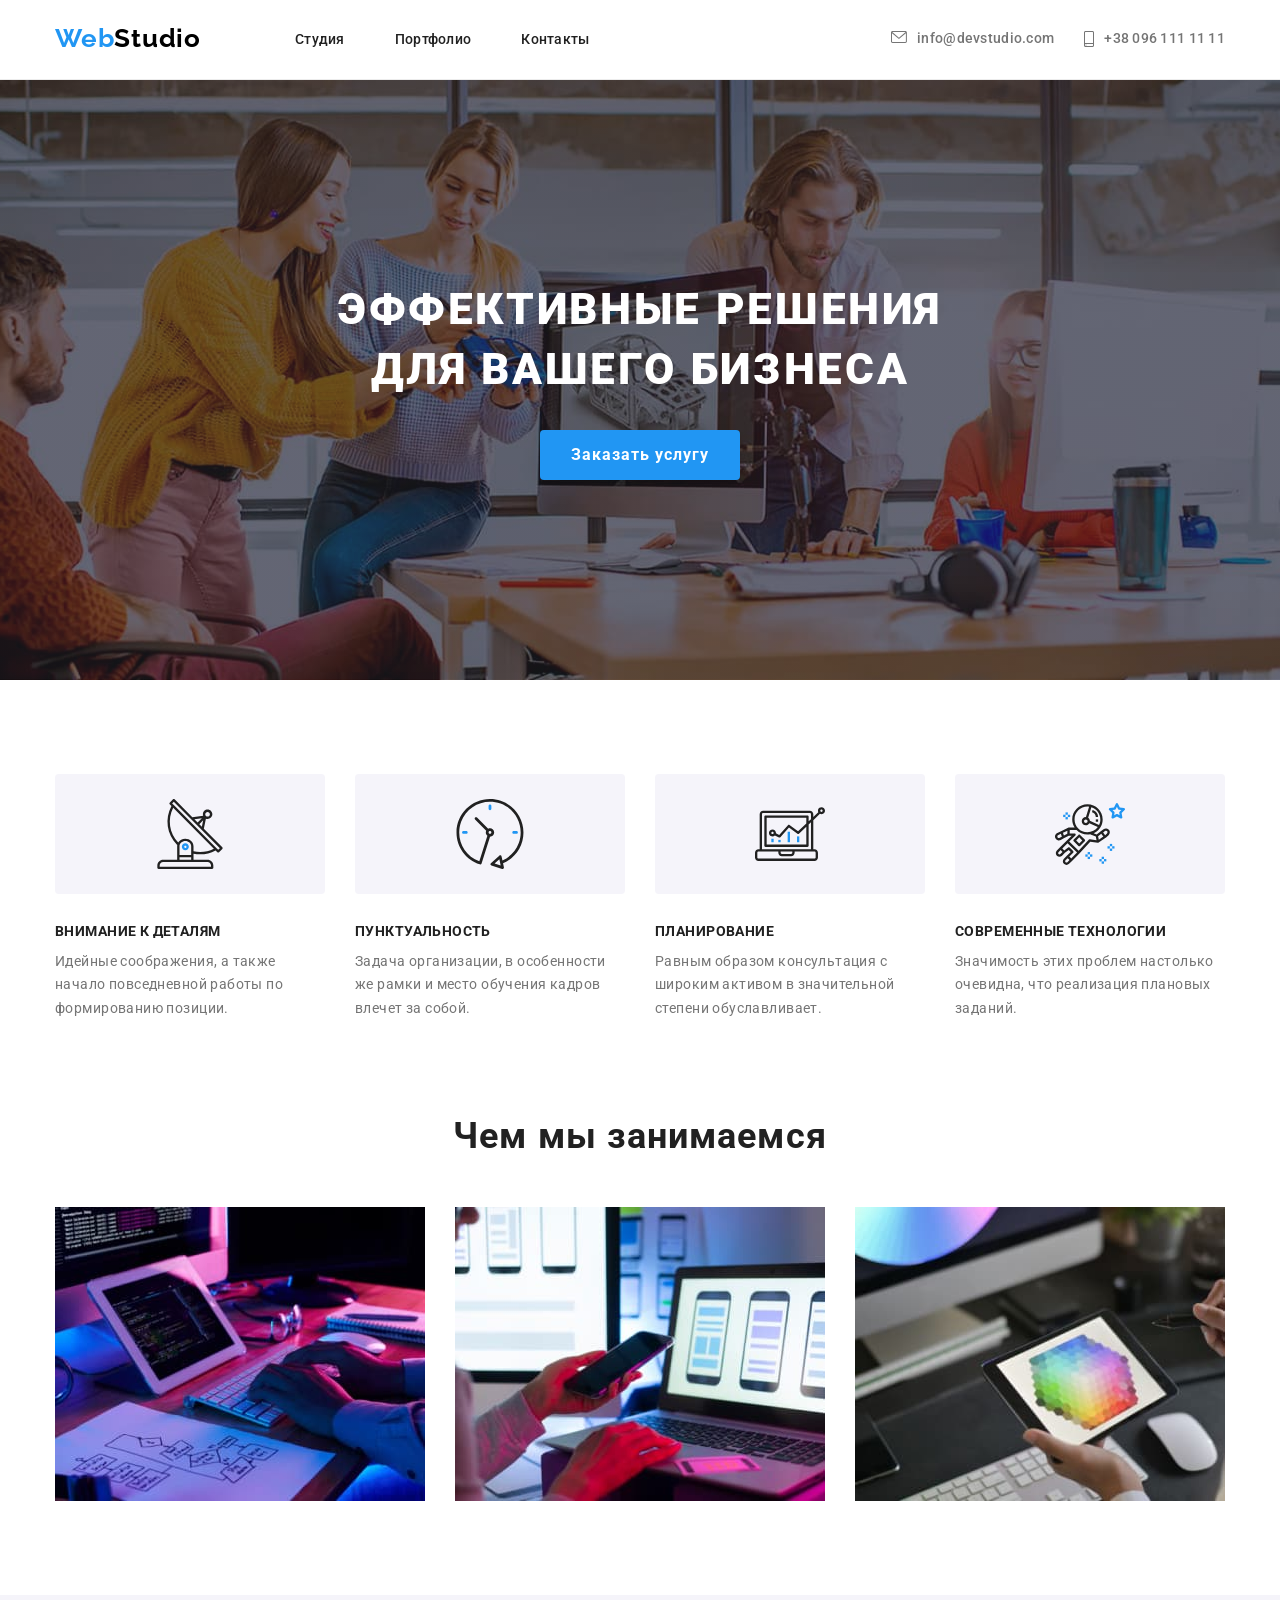
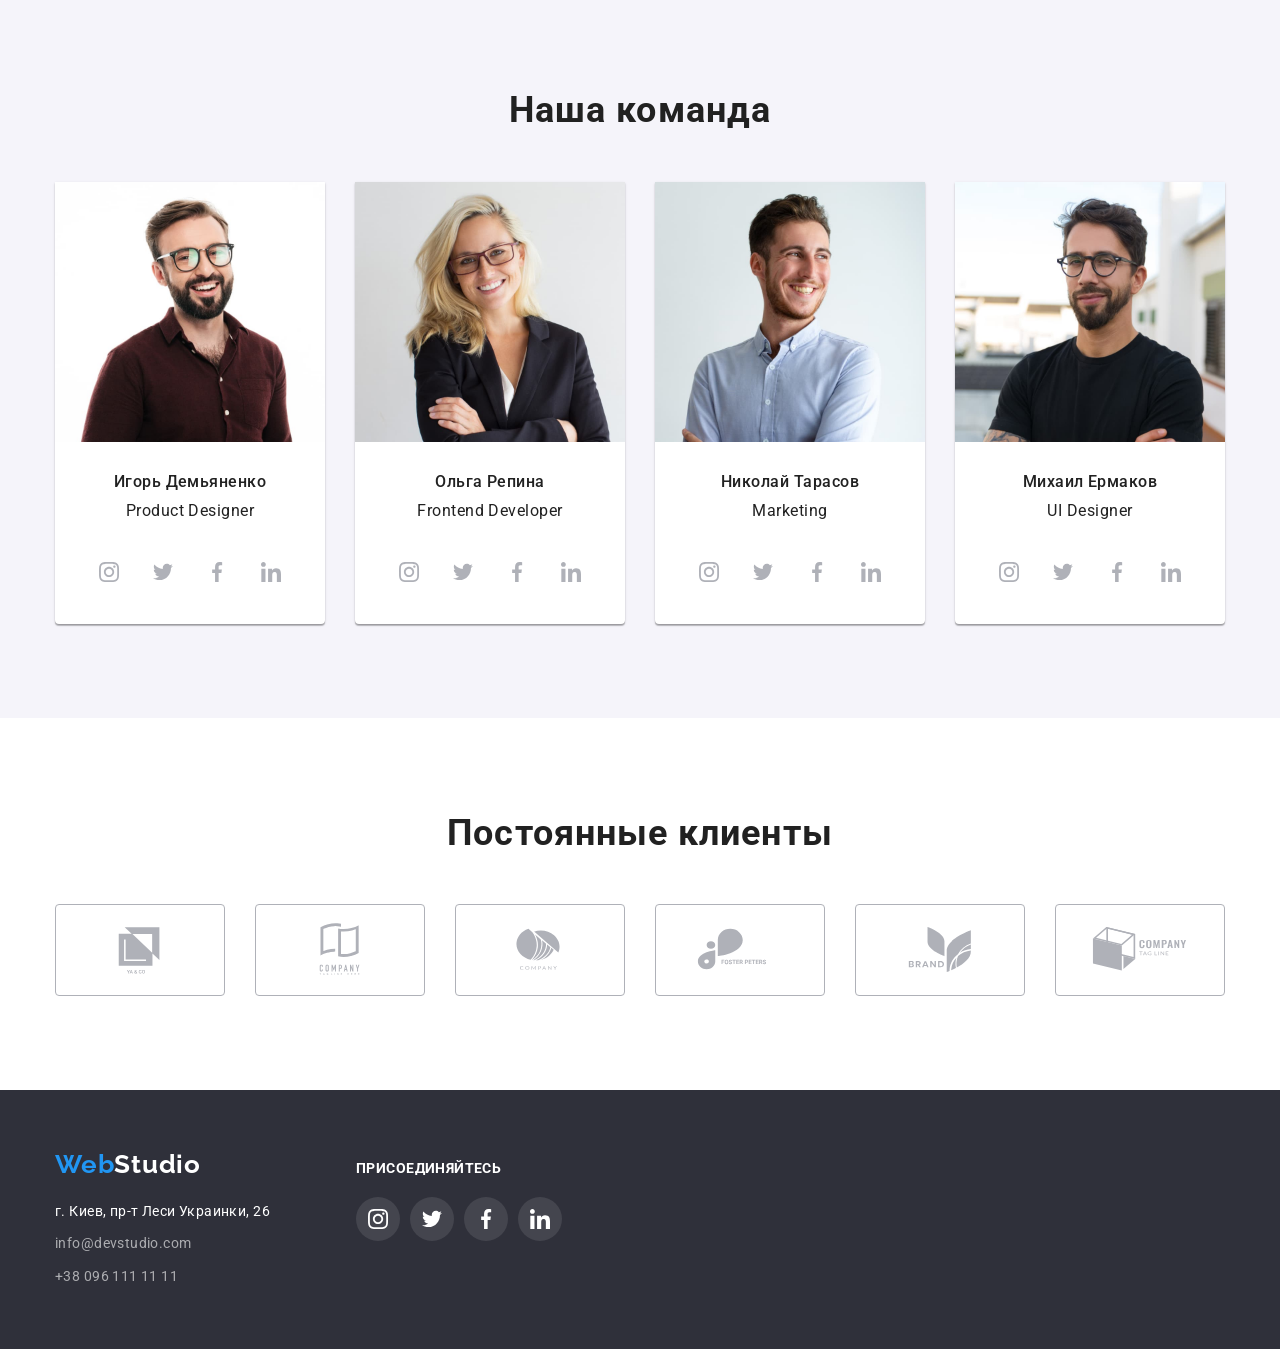
<file: index.html>
<!DOCTYPE html>
<html lang="ru">
<head>
    <meta charset="UTF-8">
    <meta http-equiv="X-UA-Compatible" content="IE=edge">
    <meta name="viewport" content="width=device-width, initial-scale=1.0">
    <link rel="preconnect" href="https://fonts.googleapis.com">
    <link rel="preconnect" href="https://fonts.gstatic.com" crossorigin>
    <link href="https://fonts.googleapis.com/css2?family=Raleway:wght@700&family=Roboto:wght@400;500;700;900&display=swap" rel="stylesheet">
    <link rel="stylesheet" href="https://cdnjs.cloudflare.com/ajax/libs/modern-normalize/1.1.0/modern-normalize.min.css" integrity="sha512-wpPYUAdjBVSE4KJnH1VR1HeZfpl1ub8YT/NKx4PuQ5NmX2tKuGu6U/JRp5y+Y8XG2tV+wKQpNHVUX03MfMFn9Q==" crossorigin="anonymous" referrerpolicy="no-referrer" />
    <link rel="stylesheet" href="./css/styles.css">
    <title>WebStudio</title>
</head>
<body>
    <header class="header">
        <div class="container">
            <a href="./index.html" class="logo"> <span class="accent">Web</span>Studio</a>
            <!-- Навигация -->
            <nav class="nav">
                <ul class="nav-list list">
                    <li class="nav-item"><a class="nav-link" href="./index.html">Студия</a></li>
                    <li class="nav-item"><a class="nav-link" href="./portfolio.html">Портфолио</a></li>
                    <li class="nav-item"><a class="nav-link" href="">Контакты</a></li>
                </ul>
            </nav>
            <!-- Контакты -->
            <ul class="contacts list">
                <li class="contacts-item link"><a class="contacts-email" href="mailto:info@devstudio.com">
                    <svg class="contacts-icon-email" widht="16" height="12">
                        <use href="./images/symbol-defs.svg#icon-email"></use>
                    </svg>
                    info@devstudio.com</a></li>
                <li class="contacts-item link"><a class="contacts-tel" href="tel:+380961111111">
                    <svg class="contacts-icon-tel" widht="10" height="16">
                        <use href="./images/symbol-defs.svg#icon-smartphone"></use>
                    </svg>
                    +38 096 111 11 11</a></li>
            </ul>
        </div>
    </header>

    <main class="main">
        <section class="hero">
            <div class="container">
                <h1 class="hero-title">Эффективные решения для вашего бизнеса</h1>
                <button class="hero-button" type="button">Заказать услугу</button>
            </div>
        </section>

        <section class="advantage">
            <div class="container ">            
                <!-- скрытый заголовок -->
                <h2 class="visually-hidden">Наши преимущества</h2>
                <ul class="advantage-list list">
                    <li class="advantage-item icon-antenna">
                        <h3 class="advantage-heading">Внимание к деталям</h3>
                        <p class="advantage-text">Идейные соображения, а также начало повседневной работы по формированию позиции.</p>
                    </li>
                    <li class="advantage-item icon-clock">
                        <h3 class="advantage-heading">Пунктуальность</h3>
                        <p class="advantage-text">Задача организации, в особенности же рамки и место обучения кадров влечет за собой.</p>
                    </li>
                    <li class="advantage-item icon-diagram">
                        <h3 class="advantage-heading">Планирование</h3>
                        <p class="advantage-text">Равным образом консультация с широким активом в значительной степени обуславливает.</p>
                    </li>
                    <li class="advantage-item icon-astronaut">
                        <h3 class="advantage-heading">Современные технологии</h3>
                        <p class="advantage-text">Значимость этих проблем настолько очевидна, что реализация плановых заданий.</p>
                    </li>
                </ul>
            </div>
        </section>
        
        <section class="foto">
            <div class="container">
                <h2 class="foto-title">Чем мы занимаемся</h2>
                <ul class="foto-list list">
                    <li class="foto-item"><img class="foto-image" src="./images/image1.jpg" alt="Работа за макбуком" width="370"></li>
                    <li class="foto-item"><img class="foto-image" src="./images/image2.jpg" alt="Работа за ноутом и смартфоном" width="370"></li>
                    <li class="foto-item"><img class="foto-image" src="./images/image3.jpg" alt="Планшет с палитрой цветов" width="370"></li>
                </ul>
            </div>
        </section>

        <section class="team">
            <div class="container">
                <h2 class="team-title">Наша команда</h2>
                <ul class="team-list list">
                    <li class="team-member">
                        <img class="team-image" src="./images/photo1.jpg" alt="Игорь Демьяненко" width="270">
                        <div class="team-info">
                            <p class="team-name">Игорь Демьяненко</p>
                            <p class="team-position" lang="en">Product Designer</p>
                        </div>
                        <ul class="team-soc-list list">
                            <li class="team-soc-item"><a class="team-soc-link" href="">
                                <svg class="team-soc-logo" widht="20" height="20">
                                    <use href="./images/symbol-defs.svg#icon-instagram"></use>
                                </svg>
                            </a></li>
                            <li class="team-soc-item"><a class="team-soc-link" href="">
                                <svg class="team-soc-logo" widht="20" height="20">
                                    <use href="./images/symbol-defs.svg#icon-twitter"></use>
                                </svg>
                            </a></li>
                            <li class="team-soc-item"><a class="team-soc-link" href="">
                                <svg class="team-soc-logo" widht="20" height="20">
                                    <use href="./images/symbol-defs.svg#icon-facebook"></use>
                                </svg>
                            </a></li>
                            <li class="team-soc-item"><a class="team-soc-link" href="">
                                <svg class="team-soc-logo" widht="20" height="20">
                                    <use href="./images/symbol-defs.svg#icon-linkedin"></use>
                                </svg>
                            </a></li>
                        </ul>
                    </li>
                    <li class="team-member">
                        <img class="team-image" src="./images/photo2.jpg" alt="Ольга Репина" width="270">
                        <div class="team-info">
                            <p class="team-name">Ольга Репина</p>
                            <p class="team-position" lang="en">Frontend Developer</p>
                        </div>
                        <ul class="team-soc-list list">
                            <li class="team-soc-item"><a class="team-soc-link" href="">
                                <svg class="team-soc-logo" widht="20" height="20">
                                    <use href="./images/symbol-defs.svg#icon-instagram"></use>
                                </svg>
                            </a></li>
                            <li class="team-soc-item"><a class="team-soc-link" href="">
                                <svg class="team-soc-logo" widht="20" height="20">
                                    <use href="./images/symbol-defs.svg#icon-twitter"></use>
                                </svg>
                            </a></li>
                            <li class="team-soc-item"><a class="team-soc-link" href="">
                                <svg class="team-soc-logo" widht="20" height="20">
                                    <use href="./images/symbol-defs.svg#icon-facebook"></use>
                                </svg>
                            </a></li>
                            <li class="team-soc-item"><a class="team-soc-link" href="">
                                <svg class="team-soc-logo" widht="20" height="20">
                                    <use href="./images/symbol-defs.svg#icon-linkedin"></use>
                                </svg>
                            </a></li>
                        </ul>
                    </li>
                    <li class="team-member">
                        <img class="team-image" src="./images/photo3.jpg" alt="Николай Тарасов" width="270">
                        <div class="team-info">
                            <p class="team-name">Николай Тарасов</p>
                            <p class="team-position" lang="en">Marketing</p>
                        </div>
                        <ul class="team-soc-list list">
                            <li class="team-soc-item"><a class="team-soc-link" href="">
                                <svg class="team-soc-logo" widht="20" height="20">
                                    <use href="./images/symbol-defs.svg#icon-instagram"></use>
                                </svg>
                            </a></li>
                            <li class="team-soc-item"><a class="team-soc-link" href="">
                                <svg class="team-soc-logo" widht="20" height="20">
                                    <use href="./images/symbol-defs.svg#icon-twitter"></use>
                                </svg>
                            </a></li>
                            <li class="team-soc-item"><a class="team-soc-link" href="">
                                <svg class="team-soc-logo" widht="20" height="20">
                                    <use href="./images/symbol-defs.svg#icon-facebook"></use>
                                </svg>
                            </a></li>
                            <li class="team-soc-item"><a class="team-soc-link" href="">
                                <svg class="team-soc-logo" widht="20" height="20">
                                    <use href="./images/symbol-defs.svg#icon-linkedin"></use>
                                </svg>
                            </a></li>
                        </ul>
                    </li>
                    <li class="team-member">
                        <img class="team-image" src="./images/photo4.jpg" alt="Михаил Ермаков" width="270">
                        <div class="team-info">
                            <p class="team-name">Михаил Ермаков</p>
                            <p class="team-position" lang="en">UI Designer</p>
                        </div>
                        <ul class="team-soc-list list">
                            <li class="team-soc-item"><a class="team-soc-link" href="">
                                <svg class="team-soc-logo" widht="20" height="20">
                                    <use href="./images/symbol-defs.svg#icon-instagram"></use>
                                </svg>
                            </a></li>
                            <li class="team-soc-item"><a class="team-soc-link" href="">
                                <svg class="team-soc-logo" widht="20" height="20">
                                    <use href="./images/symbol-defs.svg#icon-twitter"></use>
                                </svg>
                            </a></li>
                            <li class="team-soc-item"><a class="team-soc-link" href="">
                                <svg class="team-soc-logo" widht="20" height="20">
                                    <use href="./images/symbol-defs.svg#icon-facebook"></use>
                                </svg>
                            </a></li>
                            <li class="team-soc-item"><a class="team-soc-link" href="">
                                <svg class="team-soc-logo" widht="20" height="20">
                                    <use href="./images/symbol-defs.svg#icon-linkedin"></use>
                                </svg>
                            </a></li>
                        </ul>
                    </li>
                </ul>
            </div>
        </section>

        <section class="clients">
            <div class="container">
                <h2 class="clients-title">Постоянные клиенты</h2>
                <ul class="clients-list list">
                    <li class="clients-item"><a class="clients-link" href=""> 
                        <svg class="clients-logo" width="106" height="60"> 
                            <use href="./images/symbol-defs.svg#icon-client1_logo">
                            </use>
                        </svg>
                    </a></li>
                    <li class="clients-item"><a class="clients-link" href=""> 
                        <svg class="clients-logo" width="106" height="60"> 
                            <use href="./images/symbol-defs.svg#icon-client2_logo">
                            </use>
                        </svg>
                    </a></li>
                    <li class="clients-item"><a class="clients-link" href=""> 
                        <svg class="clients-logo" width="106" height="60"> 
                            <use href="./images/symbol-defs.svg#icon-client3_logo">
                            </use>
                        </svg>
                    </a></li>
                    <li class="clients-item"><a class="clients-link" href=""> 
                        <svg class="clients-logo" width="106" height="60"> 
                            <use href="./images/symbol-defs.svg#icon-client4_logo">
                            </use>
                        </svg>
                    </a></li>
                    <li class="clients-item"><a class="clients-link" href=""> 
                        <svg class="clients-logo" width="106" height="60"> 
                            <use href="./images/symbol-defs.svg#icon-client5_logo">
                            </use>
                        </svg>
                    </a></li>
                    <li class="clients-item"><a class="clients-link" href=""> 
                        <svg class="clients-logo" width="106" height="60"> 
                            <use href="./images/symbol-defs.svg#icon-client6_logo">
                            </use>
                        </svg>
                    </a></li>
                </ul>
            </div>
        </section>
    </main>

    <footer class="footer">
        <div class="container ">
            <div class="footer-info">
                <a class="footer-logo" href="./index.html" ><span class="accent">Web</span>Studio</a>
                <address class="address">г. Киев, пр-т Леси Украинки, 26</address>
                <ul class="footer-contacts list">
                    <li class="footer-contacts-item"><a class="footer-contacts-link" href="mailto:info@devstudio.com">info@devstudio.com</a></li>
                    <li class="footer-contacts-item"><a class="footer-contacts-link" href="tel:+380961111111">+38 096 111 11 11</a></li>
                </ul>
            </div>
            <div class="footer-soc">        
                <p class="footer-text">присоединяйтесь</p>
                <ul class="footer-soc-list list">
                    <li class="footer-soc-item"><a class="footer-soc-link" href="">
                        <svg class="footer-soc-logo" widht="20" height="20">
                            <use href="./images/symbol-defs.svg#icon-instagram"></use>
                        </svg>
                    </a></li>
                    <li class="footer-soc-item"><a class="footer-soc-link" href="">
                        <svg class="footer-soc-logo" widht="20" height="20">
                            <use href="./images/symbol-defs.svg#icon-twitter"></use>
                        </svg>
                    </a></li>
                    <li class="footer-soc-item"><a class="footer-soc-link" href="">
                        <svg class="footer-soc-logo" widht="20" height="20">
                            <use href="./images/symbol-defs.svg#icon-facebook"></use>
                        </svg>
                    </a></li>
                    <li class="footer-soc-item"><a class="footer-soc-link" href="">
                        <svg class="footer-soc-logo" widht="20" height="20">
                            <use href="./images/symbol-defs.svg#icon-linkedin"></use>
                        </svg>
                    </a></li>
                </ul>
            </div>
        </div>
    </footer>
</body>
</html>
</file>
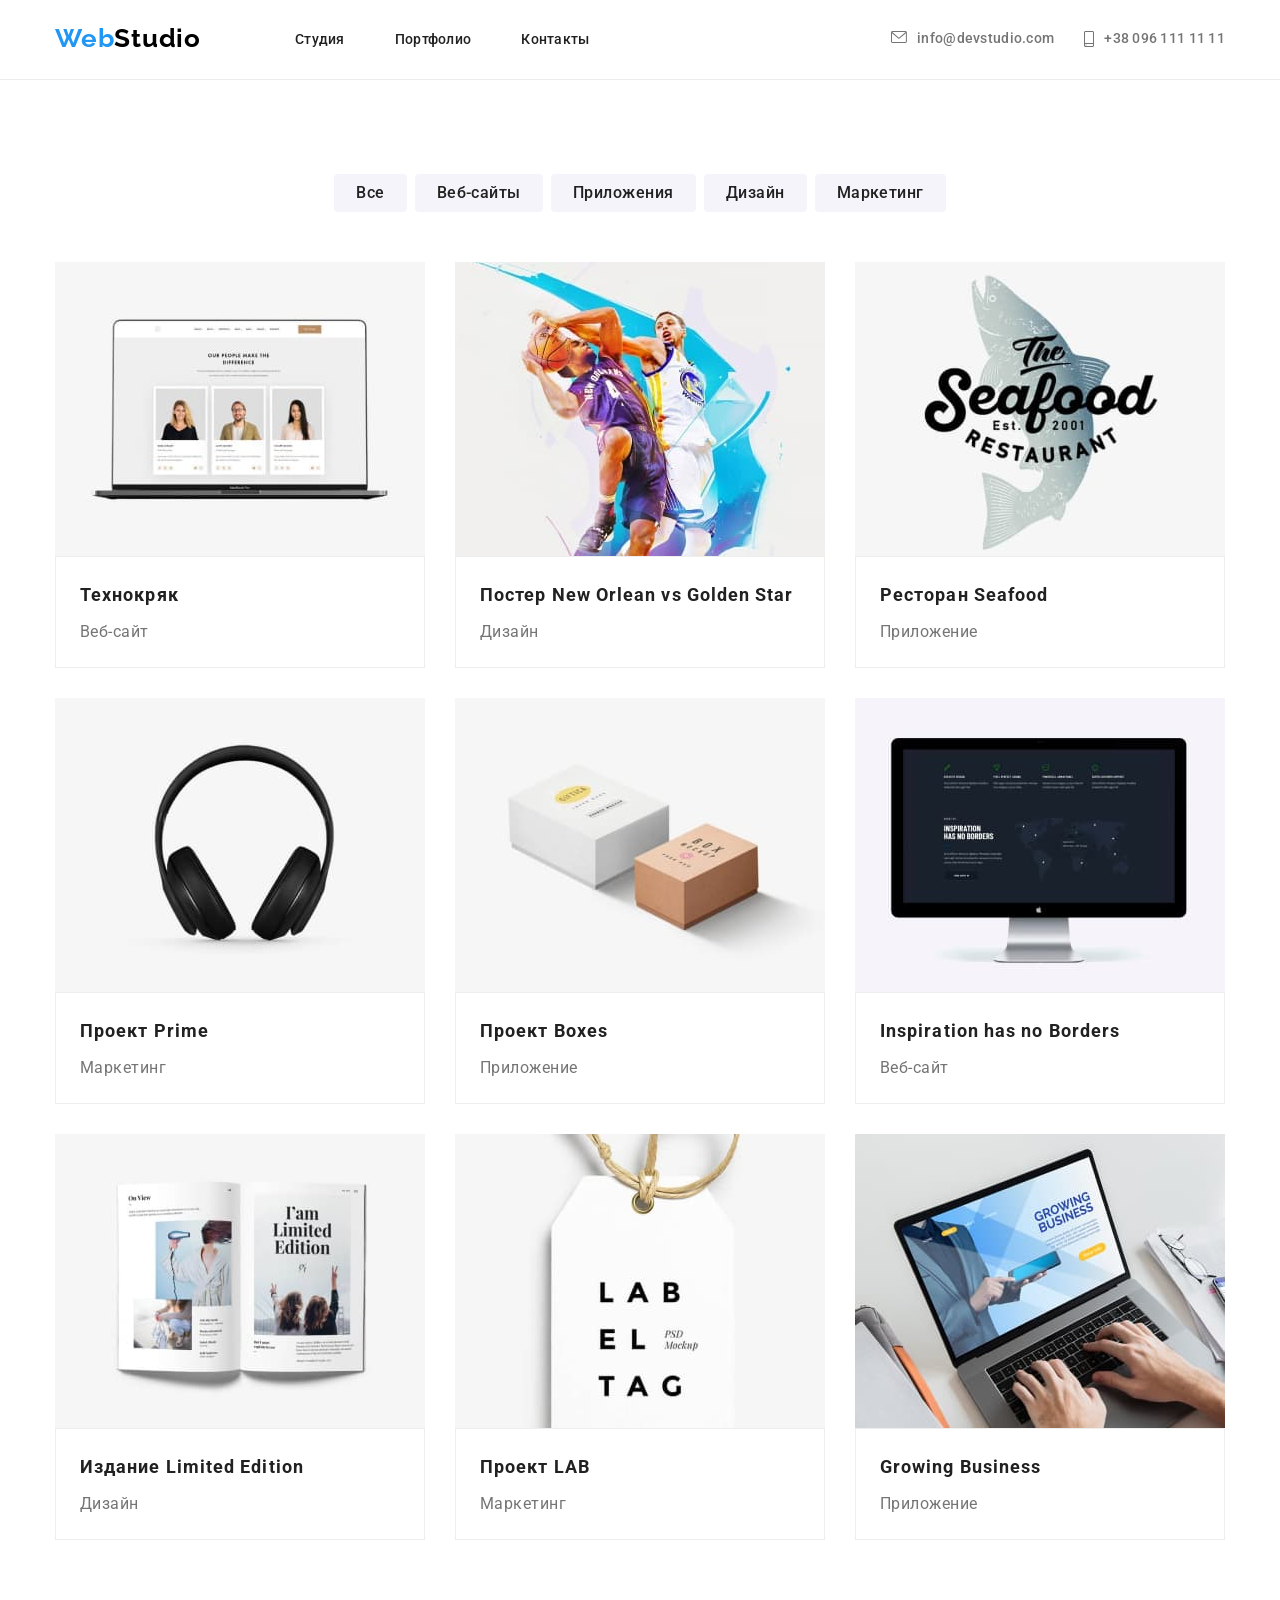
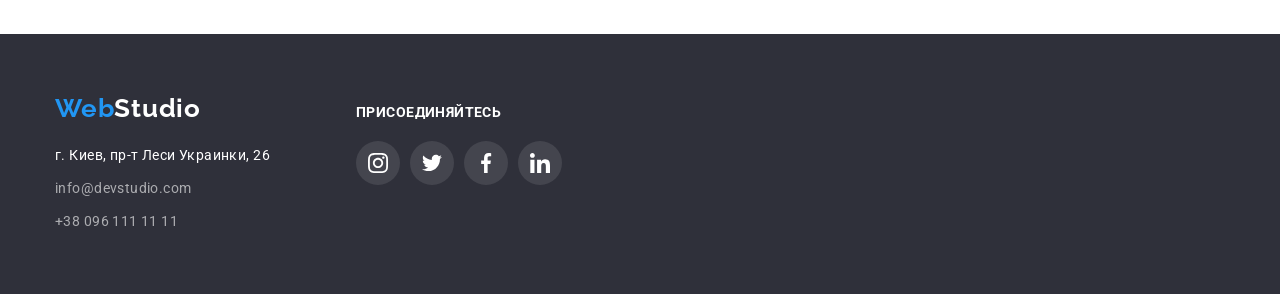
<file: portfolio.html>
<!DOCTYPE html>
<html lang="ru">
<head>
    <meta charset="UTF-8">
    <meta http-equiv="X-UA-Compatible" content="IE=edge">
    <meta name="viewport" content="width=device-width, initial-scale=1.0">
    <link rel="preconnect" href="https://fonts.googleapis.com">
    <link rel="preconnect" href="https://fonts.gstatic.com" crossorigin>
    <link href="https://fonts.googleapis.com/css2?family=Raleway:wght@700&family=Roboto:wght@400;500;700;900&display=swap" rel="stylesheet">
    <link rel="stylesheet" href="https://cdnjs.cloudflare.com/ajax/libs/modern-normalize/1.1.0/modern-normalize.min.css" integrity="sha512-wpPYUAdjBVSE4KJnH1VR1HeZfpl1ub8YT/NKx4PuQ5NmX2tKuGu6U/JRp5y+Y8XG2tV+wKQpNHVUX03MfMFn9Q==" crossorigin="anonymous" referrerpolicy="no-referrer" />
    <link rel="stylesheet" href="./css/styles.css">
    <title>Portfolio</title>
</head>
<body>
    <header class="header">
        <div class="container">
            <a href="./index.html" class="logo"> <span class="accent">Web</span>Studio</a>
            <!-- Навигация -->
            <nav class="nav">
                <ul class="nav-list list">
                    <li class="nav-item"><a class="nav-link" href="./index.html">Студия</a></li>
                    <li class="nav-item"><a class="nav-link" href="./portfolio.html">Портфолио</a></li>
                    <li class="nav-item"><a class="nav-link" href="">Контакты</a></li>
                </ul>
            </nav>
            <!-- Контакты -->
            <ul class="contacts list">
                <li class="contacts-item link"><a class="contacts-email" href="mailto:info@devstudio.com">
                    <svg class="contacts-icon-email" widht="16" height="12">
                        <use href="./images/symbol-defs.svg#icon-email"></use>
                    </svg>
                    info@devstudio.com</a></li>
                <li class="contacts-item link"><a class="contacts-tel" href="tel:+380961111111">
                    <svg class="contacts-icon-tel" widht="10" height="16">
                        <use href="./images/symbol-defs.svg#icon-smartphone"></use>
                    </svg>
                    +38 096 111 11 11</a></li>
            </ul>
        </div>
    </header>


    <main>
        <section class="portfolio">
            <div class="container">
                            <!-- Скрытый заголовок -->
            <h1 class="visually-hidden">Наше портфолио</h1>
            <ul class="button list">
                <li class="button-item"><button class="btn" type="button">Все</button></li>
                <li class="button-item"><button class="btn" type="button">Веб-сайты</button></li>
                <li class="button-item"><button class="btn" type="button">Приложения</button></li>
                <li class="button-item"><button class="btn" type="button">Дизайн</button></li>
                <li class="button-item"><button class="btn" type="button">Маркетинг</button></li>
            </ul>
            <ul class="portfolio-list list">
                <li class="portfolio-item">
                    <img class="portfolio-image" src="./images/portfolio1.jpg" alt="Веб-сайт" width="370">
                    <div class="portfolio-text">                    
                        <p class="portfolio-top-text">Технокряк</p>
                        <p class="portfolio-bottom-text">Веб-сайт</p>
                    </div>
                </li>
                <li class="portfolio-item">
                    <img class="portfolio-image" src="./images/portfolio2.jpg" alt="Постер" width="370">
                    <div class="portfolio-text">
                        <p class="portfolio-top-text">Постер <span lang="en">New Orlean vs Golden Sta</span>r</p>
                        <p class="portfolio-bottom-text">Дизайн</p>
                    </div>
                </li>
                <li class="portfolio-item">
                    <img class="portfolio-image" src="./images/portfolio3.jpg" alt="Лого ресторана" width="370">
                    <div class="portfolio-text">
                        <p class="portfolio-top-text">Ресторан <span lang="en">Seafood</span></p>
                        <p class="portfolio-bottom-text">Приложение</p>
                    </div>
                </li>
                <li class="portfolio-item">
                    <img class="portfolio-image" src="./images/portfolio4.jpg" alt="Наушники" width="370">
                    <div class="portfolio-text">
                        <p class="portfolio-top-text">Проект <span lang="en">Prime</span></p>
                        <p class="portfolio-bottom-text">Маркетинг</p>
                    </div>
                </li>
                <li class="portfolio-item">
                    <img class="portfolio-image" src="./images/portfolio5.jpg" alt="Коробки" width="370">
                    <div class="portfolio-text">
                        <p class="portfolio-top-text">Проект <span lang="en">Boxes</span></p>
                        <p class="portfolio-bottom-text">Приложение</p>
                    </div>
                </li>
                <li class="portfolio-item">
                    <img class="portfolio-image" src="./images/portfolio6.jpg" alt="Монитор" width="370">
                    <div class="portfolio-text">
                        <p class="portfolio-top-text" lang="en">Inspiration has no Borders</p>
                        <p class="portfolio-bottom-text">Веб-сайт</p>
                    </div>
                </li>
                <li class="portfolio-item">
                    <img class="portfolio-image" src="./images/portfolio7.jpg" alt="Разворот издания" width="370">
                    <div class="portfolio-text">
                        <p class="portfolio-top-text">Издание <span lang="en">Limited Edition</span></p>
                        <p class="portfolio-bottom-text">Дизайн</p>
                    </div>
                </li>
                <li class="portfolio-item">
                    <img class="portfolio-image" src="./images/portfolio8.jpg" alt="Проект ЛАБ" width="370">
                    <div class="portfolio-text">
                        <p class="portfolio-top-text">Проект <span lang="en">LAB</span></p>
                        <p class="portfolio-bottom-text">Маркетинг</p>
                    </div>
                </li>
                <li class="portfolio-item">
                    <img class="portfolio-image" src="./images/portfolio9.jpg" alt="Ноутбук" width="370">
                    <div class="portfolio-text">
                        <p class="portfolio-top-text" span lang="en">Growing Business</p>
                        <p class="portfolio-bottom-text">Приложение</p>
                    </div>
                </li>
            </ul>
            </div>
        </section>
    </main>

    <footer class="footer">
        <div class="container ">
            <div class="footer-info">
                <a class="footer-logo" href="./index.html" ><span class="accent">Web</span>Studio</a>
                <address class="address">г. Киев, пр-т Леси Украинки, 26</address>
                <ul class="footer-contacts list">
                    <li class="footer-contacts-item"><a class="footer-contacts-link" href="mailto:info@devstudio.com">info@devstudio.com</a></li>
                    <li class="footer-contacts-item"><a class="footer-contacts-link" href="tel:+380961111111">+38 096 111 11 11</a></li>
                </ul>
            </div>
            <div class="footer-soc">        
                <p class="footer-text">присоединяйтесь</p>
                <ul class="footer-soc-list list">
                    <li class="footer-soc-item"><a class="footer-soc-link" href="">
                        <svg class="footer-soc-logo" widht="20" height="20">
                            <use href="./images/symbol-defs.svg#icon-instagram"></use>
                        </svg>
                    </a></li>
                    <li class="footer-soc-item"><a class="footer-soc-link" href="">
                        <svg class="footer-soc-logo" widht="20" height="20">
                            <use href="./images/symbol-defs.svg#icon-twitter"></use>
                        </svg>
                    </a></li>
                    <li class="footer-soc-item"><a class="footer-soc-link" href="">
                        <svg class="footer-soc-logo" widht="20" height="20">
                            <use href="./images/symbol-defs.svg#icon-facebook"></use>
                        </svg>
                    </a></li>
                    <li class="footer-soc-item"><a class="footer-soc-link" href="">
                        <svg class="footer-soc-logo" widht="20" height="20">
                            <use href="./images/symbol-defs.svg#icon-linkedin"></use>
                        </svg>
                    </a></li>
                </ul>
            </div>
        </div>
    </footer>
</body>
</html>
</file>
<file: css/styles.css>
:root {
    --basic-bgc: #FFFFFF;
    --dark-bgc: #2F303A;
    --second-bgc: #F5F4FA;
    --text-color: #212121;
    --second-text-color: #757575;
    --color-button: #2196F3;
    --color-accent:#2196F3;
}

body {
    font-family: 'Roboto', Tahoma, sans-serif;
    color: var(--text-color);
    background-color: var(--basic-bgc);
}

p, h1, h2, h3, h4, h5,h6 {
    margin: 0;
}

ul, ol {
    padding-left: 0;
    margin: 0;
}

button {
    cursor: pointer;
    border: none; 
    outline: none;
}

img {
    display: block;
}

.visually-hidden {
    position: absolute;
    white-space: nowrap;
    width: 1px;
    height: 1px;
    overflow: hidden;
    border: 0;
    padding: 0;
    clip: rect(0 0 0 0);
    clip-path: inset(50%);
    margin: -1px;
}

.container {
    width: 1200px;
    padding-left: 15px;
    padding-right: 15px;
    margin: 0 auto;
}

/* ------------------------HEADER--------------------------------- */

.header {
    padding-top: 24px;
    padding-bottom: 25px;
    border-bottom: solid 1px #ECECEC ;
}
.header .container {
    display: flex;
    align-items: center;
}

.logo {
    text-decoration: none;
    color: #000000;
    font-family: 'Raleway', Tahoma, sans-serif;
    font-weight: 700;
    font-size: 26px;
    line-height: 1.15;
    letter-spacing: 0.03em;
    margin-right: 94px;
}

.accent {
    color: var(--color-accent);
}

.list  {
    list-style: none;
}

.nav-link:hover, .nav-link:focus, 
.contacts-link:hover, .contacts-link:focus,
.footer-contacts-link:hover, .footer-contacts-link:focus {
    color: var(--color-accent);
}

.nav-link {
    text-decoration: none;
}

.nav-link {
    color: var(--text-color); 
    font-weight: 500;
    font-size: 14px;
    line-height: 1.14;
    letter-spacing: 0.02em;
}

.nav-list {
    display: flex;
}

.nav-item:not(:last-child) {
    margin-right: 50px;
}



.contacts {
    display: flex;
    align-items: center;
    margin-right: 0;
    margin-left: auto;
}

.contacts-item:first-child{
    margin-right: 30px;
}

.contacts-email, .contacts-tel {
    text-decoration: none;
    color: var(--second-text-color);
    font-weight: 500;
    font-size: 14px;
    line-height: 1.14;
    letter-spacing: 0.02em;
    display: flex;
    fill: var(--second-text-color);
}

.contacts-icon-email {
    width: 16px;
    height: 12px;
    margin-right: 10px;
}

.contacts-icon-tel {
    width: 10px;
    height: 16px;
    margin-right: 10px;
}

.contacts-email:hover, .contacts-email:focus {
    color: var(--color-accent);
}

.contacts-email:hover .contacts-icon-email, 
.contacts-email:focus .contacts-icon-email{
    fill: var(--color-accent)
}

.contacts-tel:hover, .contacts-tel:focus  {
    color: var(--color-accent);
}

.contacts-tel:hover .contacts-icon-tel,
.contacts-tel:focus .contacts-icon-tel{
    fill: var(--color-accent)
}


/* ------------------------HERO------------------------------- */

.hero {
    background-color: var(--dark-bgc);
    padding-top: 200px;
    padding-bottom: 200px;
    background-image: 
    linear-gradient(rgba(47, 48, 58, 0.4), rgba(47, 48, 58, 0.4)), 
    url(../images/hero_bgimg.jpg);
    display: flex;
    background-repeat: no-repeat;
    background-size: cover;
    max-width: 1600px;
    background-position: center;
    margin: auto;
}


.hero-title {
    color: #FFFFFF;
    font-weight: 900;
    font-size: 44px;
    line-height: 1.36;
    text-align: center;
    width: 696px;
    letter-spacing: 0.06em;
    text-transform: uppercase;
    margin-bottom: 30px;
    margin-left: auto;
    margin-right: auto;
}

.hero-button { 
    color: #FFFFFF;
    background-color: var(--color-button);
    font-family: inherit;
    font-style: normal;
    font-weight: 700;
    font-size: 16px;
    line-height: 1.88;
    display: flex;
    align-items: center;
    text-align: center;
    justify-content: center;
    letter-spacing: 0.06em;
    cursor: pointer;
    margin: 0 auto;
    box-shadow: 0px 4px 4px rgba(0, 0, 0, 0.15);
    border-radius: 4px;
    min-width: 200px;
    height: 50px;
} 

/* ------------------------ADVANTAGE------------------------------- */

.advantage {
    padding-top: 94px;
}

.advantage-list {display: flex;}

.advantage-item:not(:last-child) {
    margin-right: 30px;
}

.advantage-item{
    width: 270px;
}

.advantage-item::before {
    display: block;
    content: "";
    height: 120px;
    background-color: var(--second-bgc);
    background-repeat: no-repeat;
    background-position: center;
    border-radius: 4px;
}

.icon-antenna::before{
    background-image: url('../images/icon1_antenna.svg');
}

.icon-clock::before{
    background-image: url('../images/icon2_clock.svg');
}

.icon-diagram::before{
    background-image: url('../images/icon3_diagram.svg');
}

.icon-astronaut::before{
    background-image: url('../images/icon4_astronaut.svg');
}

.advantage-heading {
    text-transform: uppercase;
    font-size: 14px;
    line-height: 1.14;
    letter-spacing: 0.03em;
    text-transform: uppercase;
    margin-bottom: 10px;
    margin-top: 30px;
}

.advantage-text {
    color: var(--second-text-color);
    font-size: 14px;
    line-height: 1.71;
    letter-spacing: 0.03em;
}

/* ------------------------FOTO------------------------------- */

.foto {
    padding-top: 94px;
    padding-bottom: 94px;
}

.foto-title {
    font-size: 36px;
    line-height: 1.17;
    text-align: center;
    letter-spacing: 0.03em;
    margin-bottom: 50px;
}

.foto-list {
    display: flex;
    justify-content: space-between;
}


/* ------------------------TEAM------------------------------- */

.team {
    background-color: var(--second-bgc);
    padding-top: 94px;
    padding-bottom: 94px;
}

.team-list {
    display: flex;
    margin-left: -30px;
    /* justify-content: space-between; */
}

.team-member {
    background-color: var(--basic-bgc);
    flex-basis: calc(100% / 4 - 30px);
    margin-left: 30px;
    box-shadow: 0px 1px 3px rgba(0, 0, 0, 0.12), 
    0px 1px 1px rgba(0, 0, 0, 0.14), 
    0px 2px 1px rgba(0, 0, 0, 0.2);
    border-radius: 0px 0px 4px 4px;

}

.team-title {
    font-size: 36px;
    line-height: 1.17;
    text-align: center;
    letter-spacing: 0.03em;
    margin-bottom: 50px;
}

.team-info {
    padding-top: 30px;
    padding-bottom: 30px;
}

.team-name {
    font-weight: 500;
    font-size: 16px;
    line-height: 1.19;
    text-align: center;
    letter-spacing: 0.03em;
    margin-bottom: 10px;
}

.team-position {
    font-size: 16px;
    line-height: 1.19;
    text-align: center;
    letter-spacing: 0.03em;
}
.team-soc-list {
    display: flex;
    justify-content: center;
    margin-bottom: 30px;
}

.team-soc-item:not(:last-child) {
    margin-right: 10px;
}

.team-soc-link{
    width: 44px;
    height: 44px;
    background-color: var(--basic-bgc);
    border-radius: 50%;
    display: flex;
    justify-content: center;
    align-items: center;
    fill: #AFB1B8;
}

.team-soc-link:hover, .team-soc-link:focus {
    background-color: var(--color-accent);
    fill: var(--basic-bgc)
}


/* --------------------------CLIENTS------------------------- */

.clients{
    padding-top: 94px;
    padding-bottom: 94px;
}

.clients-title{
    color: var(--text-color);
    font-size: 36px;
    line-height: 1.17;
    text-align: center;
    letter-spacing: 0.03em;
    margin-bottom: 50px;
}

.clients-list{
    display: flex;
    justify-content: center;
}

.clients-link{
    width: 170px;
    height: 92px;
    border: 1px solid #AFB1B8;
    box-sizing: border-box;
    border-radius: 4px;
    display: flex;
    justify-content: center;
    align-content: center;
    align-items: center;
    fill: #AFB1B8;
}

.clients-item:not(:last-child) {
    margin-right: 30px;
}

.client-logo {
    fill: #AFB1B8;
}

.clients-link:hover, .clients-link:focus{
    fill: var(--color-accent);
    border: 1px solid var(--color-accent);
}

/* ------------------------FOOTER------------------------------- */

.footer-logo {
    text-decoration: none;
    color: #FFFFFF;
    font-family: 'Raleway', Tahoma, sans-serif;
    font-weight: 700;
    font-size: 26px;
    line-height: 1.15;
    letter-spacing: 0.03em;
}

.footer>.container {
    display: flex;
    align-items: baseline;
}

.footer {
    background-color: var(--dark-bgc);
    padding-top: 60px;
    padding-bottom: 60px;
}

.footer-info{
    margin-right: 70px;
    min-width: 231px;
}


.address {
    color: #FFFFFF;
    font-style: normal;
    font-weight: 400;
    font-size: 14px;
    line-height: 1.7;
    letter-spacing: 0.03em;
    margin-top: 20px;
}
    
.footer-contacts-link {
    color: rgba(255, 255, 255, 0.6);
    text-decoration: none;
    font-weight: 400;
    font-size: 14px;
    line-height: 1.71;
    letter-spacing: 0.03em;
}

.footer-contacts-item {
    margin-top: 9px;
}

.footer-text{
    color: #FFFFFF;
    font-weight: 700;
    font-size: 14px;
    line-height: 1.14;
    letter-spacing: 0.03em;
    text-transform: uppercase;
    margin-bottom: 20px;
}

.footer-soc-list {
    display: flex;
    justify-content: center;
    margin-bottom: 20px;
}

.footer-soc-item:not(:last-child) {
    margin-right: 10px;
}

.footer-soc-link{
    width: 44px;
    height: 44px;
    background: rgba(255, 255, 255, 0.1);
    border-radius: 50%;
    display: flex;
    justify-content: center;
    align-items: center;
    fill: #ffffff;
}

.footer-soc-link:hover, .footer-soc-link:focus {
    background-color: var(--color-accent);
    fill: #FFFFFF;
}


/* ------------------------PORTFOLIO------------------------------- */


.portfolio {
    padding-top: 94px;
    padding-bottom: 94px;
}

.button-item:not(:last-child) {
    margin-right: 8px;
}

.button {
    display: flex;
    justify-content: center;
    margin-bottom: 50px;
}

.btn {
    color: var(--text-color);
    background-color: var(--second-bgc);
    font-family: inherit;
    font-style: normal;
    font-weight: 500;
    font-size: 16px;
    line-height: 1.62;
    text-align: center;
    letter-spacing: 0.03em;
    cursor: pointer;
    border-radius: 4px;
    padding: 6px 22px;
}

.btn:hover, .btn:focus {
    color: #FFFFFF;
    background-color: var(--color-button);
    box-shadow: 0px 3px 1px rgba(0, 0, 0, 0.1), 
    0px 1px 2px rgba(0, 0, 0, 0.08), 
    0px 2px 2px rgba(0, 0, 0, 0.12);
}

.portfolio-list{
    display: flex;
    flex-wrap: wrap;
    margin-left: -30px;
    margin-bottom: -30px;
}

.portfolio-item {
    flex-basis: calc(100% / n -30px);
    margin-left: 30px;
    margin-bottom: 30px;
}

.portfolio-item:hover, .portfolio-item:focus{
    box-shadow: 0px 1px 1px rgba(0, 0, 0, 0.12), 
    0px 4px 4px rgba(0, 0, 0, 0.06), 
    1px 4px 6px rgba(0, 0, 0, 0.16);
    cursor: pointer;
}

.portfolio-text{
    border: 1px solid #EEEEEE;
    padding: 20px 24px;
}

.portfolio-top-text {
    font-weight: 700;
    font-size: 18px;
    line-height: 2;
    letter-spacing: 0.06em;
    margin-bottom: 4px;
}

.portfolio-bottom-text {
    color: var(--second-text-color);
    font-size: 16px;
    line-height: 1.88;
    letter-spacing: 0.03em;
}
</file>
